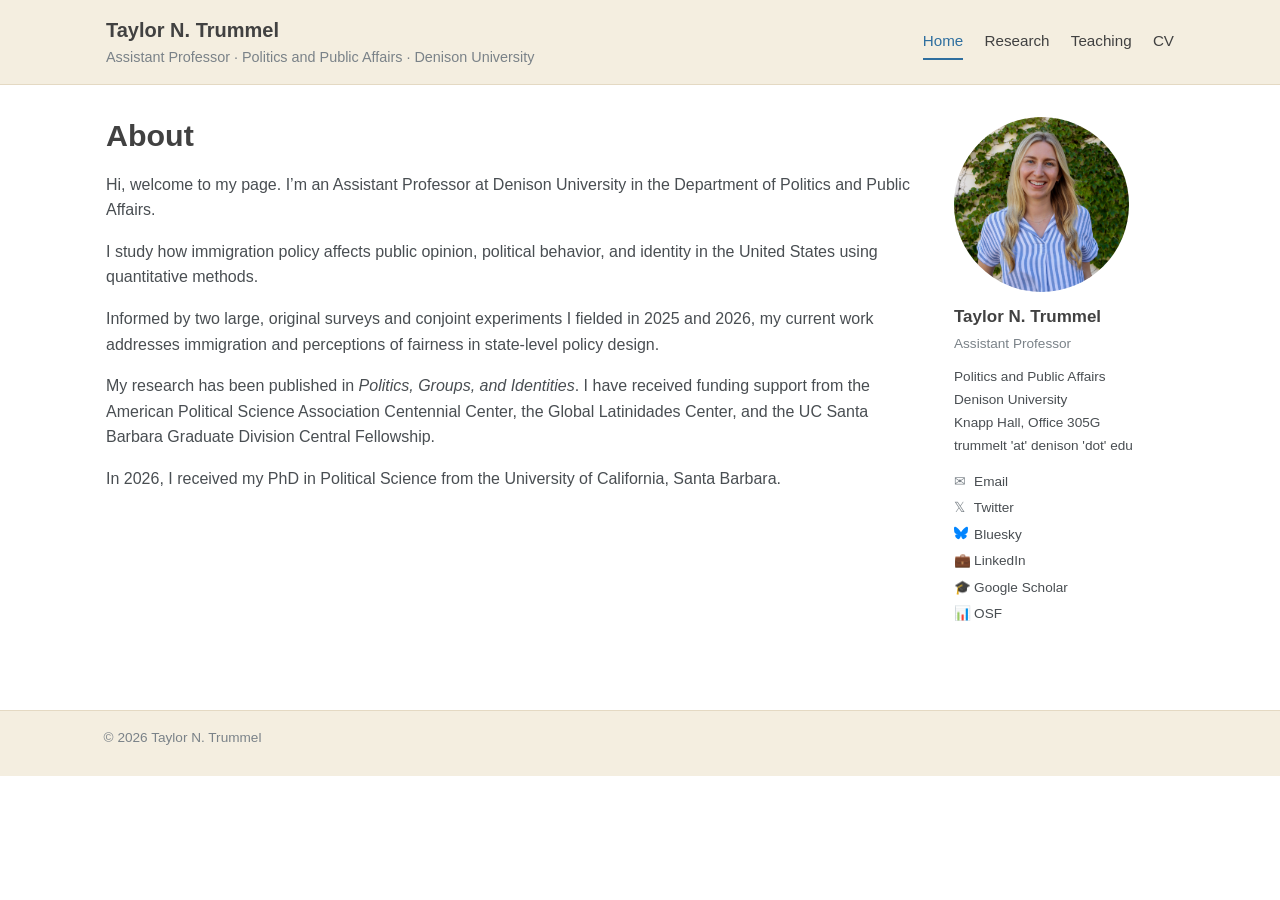
<file: index.html>
<!DOCTYPE html>
<html lang="en">
<head>
  <!-- Google tag (gtag.js) -->
<script async src="https://www.googletagmanager.com/gtag/js?id=G-FT30LMZB4N"></script>
<script>
  window.dataLayer = window.dataLayer || [];
  function gtag(){dataLayer.push(arguments);}
  gtag('js', new Date());

  gtag('config', 'G-FT30LMZB4N');
</script>
<meta charset="utf-8">
<meta name="viewport" content="width=device-width, initial-scale=1">
<title>Taylor N. Trummel</title>
<meta name="description" content="Taylor N. Trummel is an Assistant Professor of Politics and Public Affairs at Denison University studying immigration policy, public opinion, and political behavior.">
<link rel="stylesheet" href="style.css">
</head>
<body>

<header class="masthead">
  <div class="masthead-inner">
    <a class="site-title" href="index.html">Taylor N. Trummel
      <span class="site-subtitle">Assistant Professor &middot; Politics and Public Affairs &middot; Denison University</span>
    </a>
    <nav class="greedy" aria-label="Main">
      <a href="index.html" aria-current="page">Home</a>
      <a href="research.html">Research</a>
      <a href="teaching.html">Teaching</a>
      <a href="cv.html">CV</a>
    </nav>
  </div>
</header>

<div class="page-wrap">
  <aside class="sidebar">
    <img class="author-avatar" src="profile.jpg" alt="Taylor N. Trummel" onerror="this.style.display='none'">
    <p class="author-name">Taylor N. Trummel</p>
    <p class="author-bio">Assistant Professor</p>
    <p class="author-detail">Politics and Public Affairs</p>
    <p class="author-detail">Denison University</p>
    <p class="author-detail">Knapp Hall, Office 305G</p>
    <p class="author-detail">trummelt 'at' denison 'dot' edu</p>
    <ul class="author-links">
      <li><span class="icon">&#9993;</span> <a href="mailto:trummelt@denison.edu">Email</a></li>
      <li><span class="icon">&#120143;</span> <a href="https://twitter.com/tntrummel">Twitter</a></li>
      <li><span class="icon"><svg viewBox="0 0 24 24" width="14" height="14" fill="#0285FF" aria-hidden="true" style="vertical-align:-0.1em"><path d="M12 10.8c-1.087-2.114-4.046-6.053-6.798-7.995C2.566.944 1.561 1.266.902 1.565.139 1.908 0 3.08 0 3.768c0 .69.378 5.65.624 6.479.815 2.736 3.713 3.66 6.383 3.364.136-.02.275-.039.415-.056-.138.022-.276.04-.415.056-3.912.58-7.387 2.005-2.83 7.078 5.013 5.19 6.87-1.113 7.823-4.308.953 3.195 2.05 9.271 7.733 4.308 4.267-4.308 1.172-6.498-2.74-7.078a8.741 8.741 0 0 1-.415-.056c.14.017.279.036.415.056 2.67.297 5.568-.628 6.383-3.364.246-.828.624-5.79.624-6.478 0-.69-.139-1.861-.902-2.206-.659-.298-1.664-.62-4.3 1.24C16.046 4.748 13.087 8.687 12 10.8Z"/></svg></span> <a href="https://bsky.app/profile/tntrummel.bsky.social">Bluesky</a></li>
      <li><span class="icon">&#128188;</span> <a href="https://www.linkedin.com/in/taylortrummel">LinkedIn</a></li>
      <li><span class="icon">&#127891;</span> <a href="https://scholar.google.com/citations?hl=en&amp;user=2SobN2UAAAAJ">Google Scholar</a></li>
      <li><span class="icon">&#128202;</span> <a href="https://osf.io/j8yth/">OSF</a></li>
    </ul>
  </aside>

  <main class="content">
    <h1>About</h1>
    <p>Hi, welcome to my page. I&rsquo;m an Assistant Professor at Denison University in the Department of Politics and Public Affairs.</p>
    <p>I study how immigration policy affects public opinion, political behavior, and identity in the United States using quantitative methods.</p>
    <p>Informed by two large, original surveys and conjoint experiments I fielded in 2025 and 2026, my current work addresses immigration and perceptions of fairness in state-level policy design.</p>
    <p>My research has been published in <em>Politics, Groups, and Identities</em>. I have received funding support from the American Political Science Association Centennial Center, the Global Latinidades Center, and the UC Santa Barbara Graduate Division Central Fellowship.</p>
    <p>In 2026, I received my PhD in Political Science from the University of California, Santa Barbara.</p>
  </main>
</div>

<footer class="page-footer">
  <div class="page-footer-inner">&copy; 2026 Taylor N. Trummel</div>
</footer>

</body>
</html>
</file>
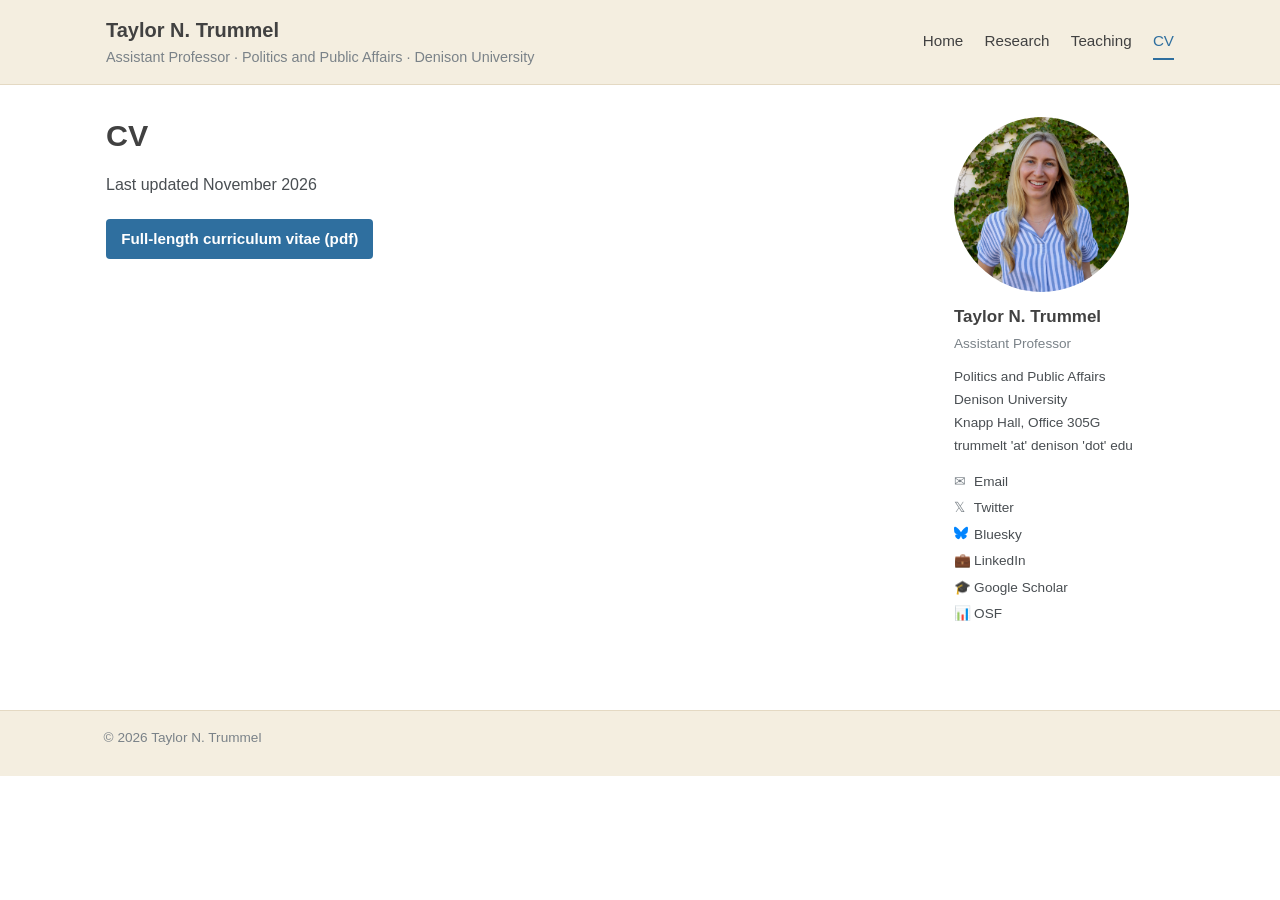
<file: cv.html>
<!DOCTYPE html>
<html lang="en">
<head>
  <!-- Google tag (gtag.js) -->
<script async src="https://www.googletagmanager.com/gtag/js?id=G-FT30LMZB4N"></script>
<script>
  window.dataLayer = window.dataLayer || [];
  function gtag(){dataLayer.push(arguments);}
  gtag('js', new Date());

  gtag('config', 'G-FT30LMZB4N');
</script>
<meta charset="utf-8">
<meta name="viewport" content="width=device-width, initial-scale=1">
<title>CV | Taylor N. Trummel</title>
<meta name="description" content="Curriculum vitae of Taylor N. Trummel.">
<link rel="stylesheet" href="style.css">
</head>
<body>

<header class="masthead">
  <div class="masthead-inner">
    <a class="site-title" href="index.html">Taylor N. Trummel
      <span class="site-subtitle">Assistant Professor &middot; Politics and Public Affairs &middot; Denison University</span>
    </a>
    <nav class="greedy" aria-label="Main">
      <a href="index.html">Home</a>
      <a href="research.html">Research</a>
      <a href="teaching.html">Teaching</a>
      <a href="cv.html" aria-current="page">CV</a>
    </nav>
  </div>
</header>

<div class="page-wrap">
  <aside class="sidebar">
    <img class="author-avatar" src="profile.jpg" alt="Taylor N. Trummel" onerror="this.style.display='none'">
    <p class="author-name">Taylor N. Trummel</p>
    <p class="author-bio">Assistant Professor</p>
    <p class="author-detail">Politics and Public Affairs</p>
    <p class="author-detail">Denison University</p>
    <p class="author-detail">Knapp Hall, Office 305G</p>
    <p class="author-detail">trummelt 'at' denison 'dot' edu</p>
    <ul class="author-links">
      <li><span class="icon">&#9993;</span> <a href="mailto:trummelt@denison.edu">Email</a></li>
      <li><span class="icon">&#120143;</span> <a href="https://twitter.com/tntrummel">Twitter</a></li>
      <li><span class="icon"><svg viewBox="0 0 24 24" width="14" height="14" fill="#0285FF" aria-hidden="true" style="vertical-align:-0.1em"><path d="M12 10.8c-1.087-2.114-4.046-6.053-6.798-7.995C2.566.944 1.561 1.266.902 1.565.139 1.908 0 3.08 0 3.768c0 .69.378 5.65.624 6.479.815 2.736 3.713 3.66 6.383 3.364.136-.02.275-.039.415-.056-.138.022-.276.04-.415.056-3.912.58-7.387 2.005-2.83 7.078 5.013 5.19 6.87-1.113 7.823-4.308.953 3.195 2.05 9.271 7.733 4.308 4.267-4.308 1.172-6.498-2.74-7.078a8.741 8.741 0 0 1-.415-.056c.14.017.279.036.415.056 2.67.297 5.568-.628 6.383-3.364.246-.828.624-5.79.624-6.478 0-.69-.139-1.861-.902-2.206-.659-.298-1.664-.62-4.3 1.24C16.046 4.748 13.087 8.687 12 10.8Z"/></svg></span> <a href="https://bsky.app/profile/tntrummel.bsky.social">Bluesky</a></li>
      <li><span class="icon">&#128188;</span> <a href="https://www.linkedin.com/in/taylortrummel">LinkedIn</a></li>
      <li><span class="icon">&#127891;</span> <a href="https://scholar.google.com/citations?hl=en&amp;user=2SobN2UAAAAJ">Google Scholar</a></li>
      <li><span class="icon">&#128202;</span> <a href="https://osf.io/j8yth/">OSF</a></li>
    </ul>
  </aside>

  <main class="content">
    <h1>CV</h1>
    <p>Last updated November 2026</p>
    <a class="btn" href="CV_Trummel_1126.pdf">Full-length curriculum vitae (pdf)</a>
  </main>
</div>

<footer class="page-footer">
  <div class="page-footer-inner">&copy; 2026 Taylor N. Trummel</div>
</footer>

</body>
</html>
</file>
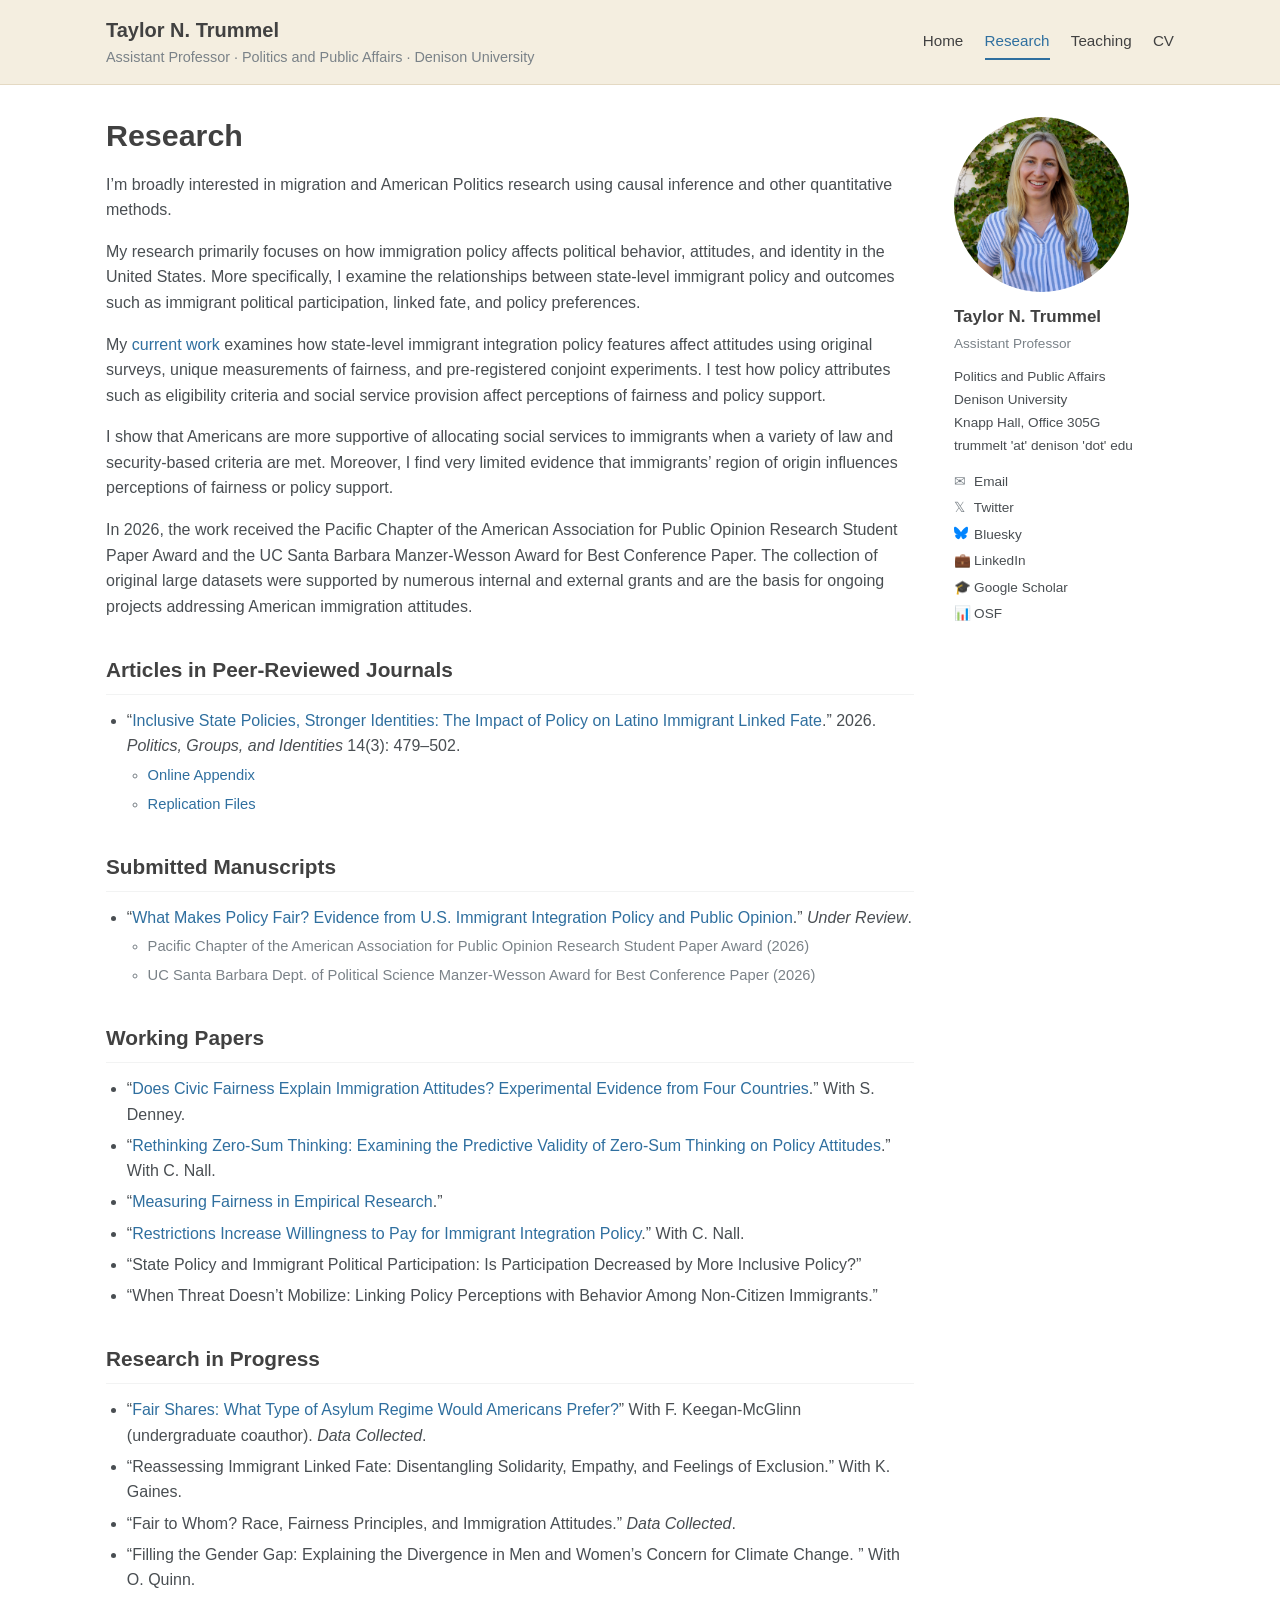
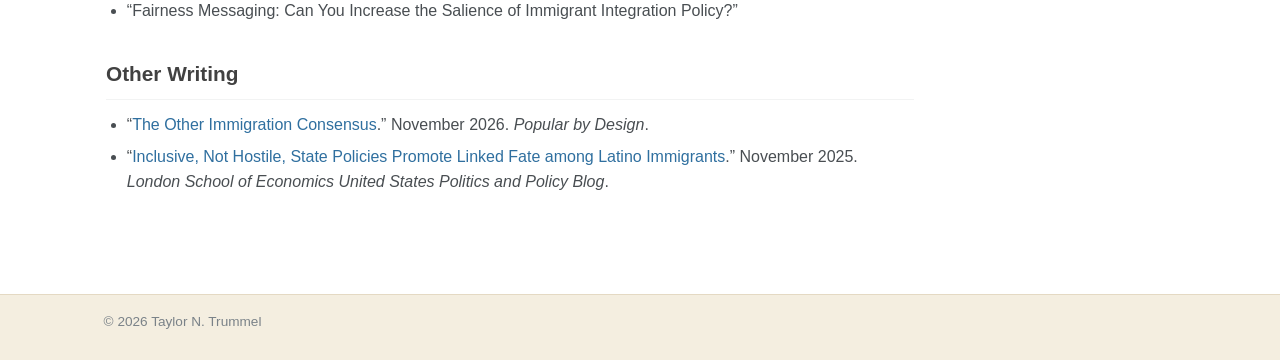
<file: research.html>
<!DOCTYPE html>
<html lang="en">
<head>
<meta charset="utf-8">
<meta name="viewport" content="width=device-width, initial-scale=1">
<title>Research | Taylor N. Trummel</title>
<meta name="description" content="Research on immigration policy, public opinion, fairness, and political behavior in the United States.">
<link rel="stylesheet" href="style.css">
</head>
<body>

<header class="masthead">
  <div class="masthead-inner">
    <a class="site-title" href="index.html">Taylor N. Trummel
      <span class="site-subtitle">Assistant Professor &middot; Politics and Public Affairs &middot; Denison University</span>
    </a>
    <nav class="greedy" aria-label="Main">
      <a href="index.html">Home</a>
      <a href="research.html" aria-current="page">Research</a>
      <a href="teaching.html">Teaching</a>
      <a href="cv.html">CV</a>
    </nav>
  </div>
</header>

<div class="page-wrap">
  <aside class="sidebar">
    <img class="author-avatar" src="profile.jpg" alt="Taylor N. Trummel" onerror="this.style.display='none'">
    <p class="author-name">Taylor N. Trummel</p>
    <p class="author-bio">Assistant Professor</p>
    <p class="author-detail">Politics and Public Affairs</p>
    <p class="author-detail">Denison University</p>
    <p class="author-detail">Knapp Hall, Office 305G</p>
    <p class="author-detail">trummelt 'at' denison 'dot' edu</p>
    <ul class="author-links">
      <li><span class="icon">&#9993;</span> <a href="mailto:trummelt@denison.edu">Email</a></li>
      <li><span class="icon">&#120143;</span> <a href="https://twitter.com/tntrummel">Twitter</a></li>
      <li><span class="icon"><svg viewBox="0 0 24 24" width="14" height="14" fill="#0285FF" aria-hidden="true" style="vertical-align:-0.1em"><path d="M12 10.8c-1.087-2.114-4.046-6.053-6.798-7.995C2.566.944 1.561 1.266.902 1.565.139 1.908 0 3.08 0 3.768c0 .69.378 5.65.624 6.479.815 2.736 3.713 3.66 6.383 3.364.136-.02.275-.039.415-.056-.138.022-.276.04-.415.056-3.912.58-7.387 2.005-2.830 7.078 5.013 5.19 6.870-1.113 7.823-4.308.953 3.195 2.050 9.271 7.733 4.308 4.267-4.308 1.172-6.498-2.740-7.078a8.741 8.741 0 0 1-.415-.056c.14.017.279.036.415.056 2.670.297 5.568-.628 6.383-3.364.246-.828.624-5.790.624-6.478 0-.69-.139-1.861-.902-2.206-.659-.298-1.664-.62-4.300 1.240C16.046 4.748 13.087 8.687 12 10.8Z"/></svg></span> <a href="https://bsky.app/profile/tntrummel.bsky.social">Bluesky</a></li>
      <li><span class="icon">&#128188;</span> <a href="https://www.linkedin.com/in/taylortrummel">LinkedIn</a></li>
      <li><span class="icon">&#127891;</span> <a href="https://scholar.google.com/citations?hl=en&amp;user=2SobN2UAAAAJ">Google Scholar</a></li>
      <li><span class="icon">&#128202;</span> <a href="https://osf.io/j8yth/">OSF</a></li>
    </ul>
  </aside>

  <main class="content">
    <h1>Research</h1>
    <p>I&rsquo;m broadly interested in migration and American Politics research using causal inference and other quantitative methods.</p>
    <p>My research primarily focuses on how immigration policy affects political behavior, attitudes, and identity in the United States. More specifically, I examine the relationships between state-level immigrant policy and outcomes such as immigrant political participation, linked fate, and policy preferences.</p>
    <p>My <a href="https://osf.io/preprints/socarxiv/6exp4_v1">current work</a> examines how state-level immigrant integration policy features affect attitudes using original surveys, unique measurements of fairness, and pre-registered conjoint experiments. I test how policy attributes such as eligibility criteria and social service provision affect perceptions of fairness and policy support.</p>
    <p>I show that Americans are more supportive of allocating social services to immigrants when a variety of law and security-based criteria are met. Moreover, I find very limited evidence that immigrants&rsquo; region of origin influences perceptions of fairness or policy support.</p>
    <p>In 2026, the work received the Pacific Chapter of the American Association for Public Opinion Research Student Paper Award and the UC Santa Barbara Manzer-Wesson Award for Best Conference Paper. The collection of original large datasets were supported by numerous internal and external grants and are the basis for ongoing projects addressing American immigration attitudes.</p>

    <h2>Articles in Peer-Reviewed Journals</h2>
    <ul>
      <li>&ldquo;<a href="https://www.tandfonline.com/doi/epdf/10.1080/21565503.2025.2530949?needAccess=true">Inclusive State Policies, Stronger Identities: The Impact of Policy on Latino Immigrant Linked Fate</a>.&rdquo; 2026. <em>Politics, Groups, and Identities</em> 14(3): 479&ndash;502.
        <ul>
          <li><a href="https://www.tandfonline.com/action/downloadSupplement?doi=10.1080%2F21565503.2025.2530949&amp;file=rpgi_a_2530949_sm6703.pdf">Online Appendix</a></li>
          <li><a href="immigrant-linked-fate-replication-files.zip">Replication Files</a></li>
        </ul>
      </li>
    </ul>

    <h2>Submitted Manuscripts</h2>
    <ul>
      <li>&ldquo;<a href="https://osf.io/preprints/socarxiv/6exp4_v1">What Makes Policy Fair? Evidence from U.S. Immigrant Integration Policy and Public Opinion</a>.&rdquo; <em>Under Review</em>.
        <ul>
          <li>Pacific Chapter of the American Association for Public Opinion Research Student Paper Award (2026)</li>
          <li>UC Santa Barbara Dept. of Political Science Manzer-Wesson Award for Best Conference Paper (2026)</li>
        </ul>
      </li>
    </ul>

    <h2>Working Papers</h2>
    <ul>
      <li>&ldquo;<a href="https://github.com/scdenney/immigration-backlash-study">Does Civic Fairness Explain Immigration Attitudes? Experimental Evidence from Four Countries</a>.&rdquo; With S. Denney.</li>
      <li>&ldquo;<a href="https://osf.io/4wdv6/overview">Rethinking Zero-Sum Thinking: Examining the Predictive Validity of Zero-Sum Thinking on Policy Attitudes</a>.&rdquo; With C. Nall.</li>
      <li>&ldquo;<a href="https://escholarship.org/uc/item/0rz3j4gk#page=18">Measuring Fairness in Empirical Research</a>.&rdquo;</li>
      <li>&ldquo;<a href="https://escholarship.org/uc/item/0rz3j4gk#page=99">Restrictions Increase Willingness to Pay for Immigrant Integration Policy</a>.&rdquo; With C. Nall.</li>
      <li>&ldquo;State Policy and Immigrant Political Participation: Is Participation Decreased by More Inclusive Policy?&rdquo;</li>
      <li>&ldquo;When Threat Doesn&rsquo;t Mobilize: Linking Policy Perceptions with Behavior Among Non-Citizen Immigrants.&rdquo;</li>
    </ul>

    <h2>Research in Progress</h2>
    <ul>
      <li>&ldquo;<a href="https://osf.io/fm7th/files/w9yjm">Fair Shares: What Type of Asylum Regime Would Americans Prefer?</a>&rdquo; With F. Keegan-McGlinn (undergraduate coauthor). <em>Data Collected</em>.</li>
      <li>&ldquo;Reassessing Immigrant Linked Fate:  Disentangling Solidarity, Empathy, and Feelings of Exclusion.&rdquo; With K. Gaines.</li>
      <li>&ldquo;Fair to Whom? Race, Fairness Principles, and Immigration Attitudes.&rdquo; <em>Data Collected</em>.</li>
      <li>&ldquo;Filling the Gender Gap: Explaining the Divergence in Men and Women’s Concern for Climate Change. &rdquo; With O. Quinn.</li>
      <li>&ldquo;Fairness Messaging: Can You Increase the Salience of Immigrant Integration Policy?&rdquo;</li>
    </ul>

    <h2>Other Writing</h2>
    <ul>
      <li>&ldquo;<a href="https://www.popularbydesign.org/p/the-other-immigration-consensus">The Other Immigration Consensus</a>.&rdquo; November 2026. <em>Popular by Design</em>.</li>
      <li>&ldquo;<a href="https://blogs.lse.ac.uk/usappblog/2025/11/24/inclusive-not-hostile-state-policies-promote-linked-fate-among-latino-immigrants/">Inclusive, Not Hostile, State Policies Promote Linked Fate among Latino Immigrants</a>.&rdquo; November 2025. <em>London School of Economics United States Politics and Policy Blog</em>.</li>
    </ul>
  </main>
</div>

<footer class="page-footer">
  <div class="page-footer-inner">&copy; 2026 Taylor N. Trummel</div>
</footer>

</body>
</html>
</file>
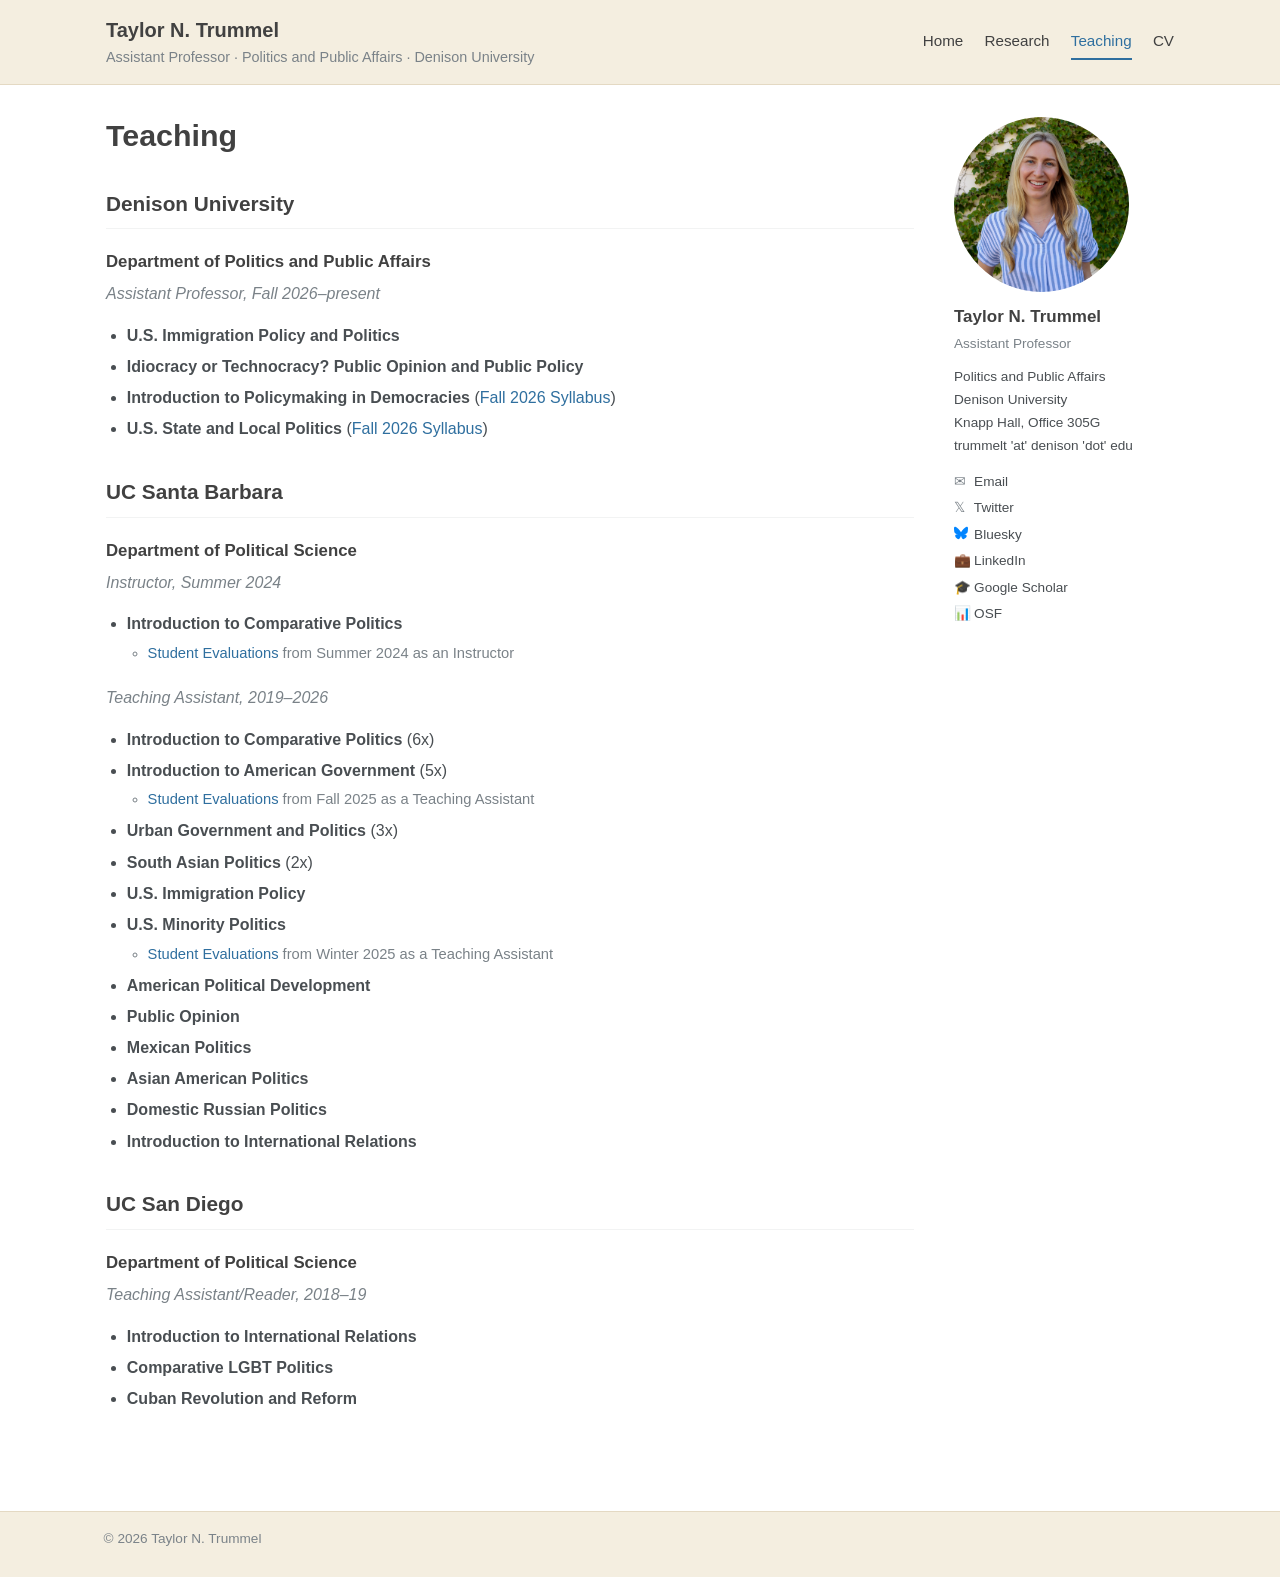
<file: teaching.html>
<!DOCTYPE html>
<html lang="en">
<head>
  <!-- Google tag (gtag.js) -->
<script async src="https://www.googletagmanager.com/gtag/js?id=G-FT30LMZB4N"></script>
<script>
  window.dataLayer = window.dataLayer || [];
  function gtag(){dataLayer.push(arguments);}
  gtag('js', new Date());

  gtag('config', 'G-FT30LMZB4N');
</script>
<meta charset="utf-8">
<meta name="viewport" content="width=device-width, initial-scale=1">
<title>Teaching | Taylor N. Trummel</title>
<meta name="description" content="Teaching experience at Denison University, UC Santa Barbara, and UC San Diego.">
<link rel="stylesheet" href="style.css">
</head>
<body>

<header class="masthead">
  <div class="masthead-inner">
    <a class="site-title" href="index.html">Taylor N. Trummel
      <span class="site-subtitle">Assistant Professor &middot; Politics and Public Affairs &middot; Denison University</span>
    </a>
    <nav class="greedy" aria-label="Main">
      <a href="index.html">Home</a>
      <a href="research.html">Research</a>
      <a href="teaching.html" aria-current="page">Teaching</a>
      <a href="cv.html">CV</a>
    </nav>
  </div>
</header>

<div class="page-wrap">
  <aside class="sidebar">
    <img class="author-avatar" src="profile.jpg" alt="Taylor N. Trummel" onerror="this.style.display='none'">
    <p class="author-name">Taylor N. Trummel</p>
    <p class="author-bio">Assistant Professor</p>
    <p class="author-detail">Politics and Public Affairs</p>
    <p class="author-detail">Denison University</p>
    <p class="author-detail">Knapp Hall, Office 305G</p>
    <p class="author-detail">trummelt 'at' denison 'dot' edu</p>
    <ul class="author-links">
      <li><span class="icon">&#9993;</span> <a href="mailto:trummelt@denison.edu">Email</a></li>
      <li><span class="icon">&#120143;</span> <a href="https://twitter.com/tntrummel">Twitter</a></li>
      <li><span class="icon"><svg viewBox="0 0 24 24" width="14" height="14" fill="#0285FF" aria-hidden="true" style="vertical-align:-0.1em"><path d="M12 10.8c-1.087-2.114-4.046-6.053-6.798-7.995C2.566.944 1.561 1.266.902 1.565.139 1.908 0 3.08 0 3.768c0 .69.378 5.65.624 6.479.815 2.736 3.713 3.66 6.383 3.364.136-.02.275-.039.415-.056-.138.022-.276.04-.415.056-3.912.58-7.387 2.005-2.83 7.078 5.013 5.19 6.87-1.113 7.823-4.308.953 3.195 2.05 9.271 7.733 4.308 4.267-4.308 1.172-6.498-2.74-7.078a8.741 8.741 0 0 1-.415-.056c.14.017.279.036.415.056 2.67.297 5.568-.628 6.383-3.364.246-.828.624-5.79.624-6.478 0-.69-.139-1.861-.902-2.206-.659-.298-1.664-.62-4.3 1.24C16.046 4.748 13.087 8.687 12 10.8Z"/></svg></span> <a href="https://bsky.app/profile/tntrummel.bsky.social">Bluesky</a></li>
      <li><span class="icon">&#128188;</span> <a href="https://www.linkedin.com/in/taylortrummel">LinkedIn</a></li>
      <li><span class="icon">&#127891;</span> <a href="https://scholar.google.com/citations?hl=en&amp;user=2SobN2UAAAAJ">Google Scholar</a></li>
      <li><span class="icon">&#128202;</span> <a href="https://osf.io/j8yth/">OSF</a></li>
    </ul>
  </aside>

  <main class="content">
    <h1>Teaching</h1>

    <h2>Denison University</h2>
    <h3>Department of Politics and Public Affairs</h3>
    <p class="role">Assistant Professor, Fall 2026&ndash;present</p>
    <ul>
      <li><strong>U.S. Immigration Policy and Politics</strong></li>
      <li><strong>Idiocracy or Technocracy? Public Opinion and Public Policy</strong></li>
      <li><strong>Introduction to Policymaking in Democracies</strong> (<a href="Trummel_PPA102_Fall2026_Syllabus.pdf">Fall 2026 Syllabus</a>)</li>
      <li><strong>U.S. State and Local Politics</strong> (<a href="Trummel_PPA319_Fall2026_Syllabus.pdf">Fall 2026 Syllabus</a>)</li>
    </ul>

    <h2>UC Santa Barbara</h2>
    <h3>Department of Political Science</h3>
    <p class="role">Instructor, Summer 2024</p>
    <ul>
      <li><strong>Introduction to Comparative Politics</strong>
        <ul>
          <li><a href="Trummel_Evals_Summer24_Instructor.pdf">Student Evaluations</a> from Summer 2024 as an Instructor</li>
        </ul>
      </li>
    </ul>

    <p class="role">Teaching Assistant, 2019&ndash;2026</p>
    <ul>
      <li><strong>Introduction to Comparative Politics</strong> (6x)</li>
      <li><strong>Introduction to American Government</strong> (5x)
        <ul>
          <li><a href="Trummel_Evals_Fall2025_IntroAmPol.pdf">Student Evaluations</a> from Fall 2025 as a Teaching Assistant</li>
        </ul>
      </li>
      <li><strong>Urban Government and Politics</strong> (3x)</li>
      <li><strong>South Asian Politics</strong> (2x)</li>
      <li><strong>U.S. Immigration Policy</strong></li>
      <li><strong>U.S. Minority Politics</strong>
        <ul>
          <li><a href="Trummel_Evals_Winter25_MinorityPolitics.pdf">Student Evaluations</a> from Winter 2025 as a Teaching Assistant</li>
        </ul>
      </li>
      <li><strong>American Political Development</strong></li>
      <li><strong>Public Opinion</strong></li>
      <li><strong>Mexican Politics</strong></li>
      <li><strong>Asian American Politics</strong></li>
      <li><strong>Domestic Russian Politics</strong></li>
      <li><strong>Introduction to International Relations</strong></li>
    </ul>

    <h2>UC San Diego</h2>
    <h3>Department of Political Science</h3>
    <p class="role">Teaching Assistant/Reader, 2018&ndash;19</p>
    <ul>
      <li><strong>Introduction to International Relations</strong></li>
      <li><strong>Comparative LGBT Politics</strong></li>
      <li><strong>Cuban Revolution and Reform</strong></li>
    </ul>
  </main>
</div>

<footer class="page-footer">
  <div class="page-footer-inner">&copy; 2026 Taylor N. Trummel</div>
</footer>

</body>
</html>
</file>
<file: style.css>
/* Taylor N. Trummel — academicpages-style layout */

:root {
  --text: #494e52;
  --heading: #414141;
  --link: #2f6f9f;
  --link-hover: #205070;
  --border: #f2f3f3;
  --border-dark: #dcdcdc;
  --muted: #7a8288;
  --band: #f4eee0;
  --band-border: #e4d9c3;
  --max: 1100px;
}

* { box-sizing: border-box; }

html { -webkit-text-size-adjust: 100%; }

img { max-width: 100%; height: auto; }

body {
  margin: 0;
  color: var(--text);
  overflow-wrap: break-word;
  background: #ffffff;
  font-family: -apple-system, BlinkMacSystemFont, "Segoe UI", Roboto, "Helvetica Neue", Arial, sans-serif;
  font-size: 1em;
  line-height: 1.6;
}

a { color: var(--link); text-decoration: none; }
a:hover { color: var(--link-hover); text-decoration: underline; }
a:focus-visible { outline: 2px solid var(--link); outline-offset: 2px; }

/* ---------- masthead ---------- */

.masthead {
  background: var(--band);
  border-bottom: 1px solid var(--band-border);
}
.masthead-inner {
  max-width: var(--max);
  margin: 0 auto;
  padding: 0.9em 1em;
  display: flex;
  align-items: center;
  justify-content: space-between;
  flex-wrap: wrap;
  gap: 0.4em 1.5em;
}
.site-title {
  font-size: 1.25em;
  font-weight: 700;
  color: var(--heading);
}
.site-title:hover { text-decoration: none; color: var(--link); }
.site-subtitle {
  display: block;
  font-size: 0.72em;
  font-weight: 400;
  color: var(--muted);
}
nav.greedy {
  display: flex;
  flex-wrap: wrap;
  gap: 1.4em;
  font-size: 0.95em;
}
nav.greedy a { color: var(--heading); padding: 0.3em 0; }
nav.greedy a:hover { color: var(--link); text-decoration: none; }
nav.greedy a[aria-current="page"] {
  color: var(--link);
  border-bottom: 2px solid var(--link);
}

/* ---------- layout: sidebar + content ---------- */

.page-wrap {
  max-width: var(--max);
  margin: 0 auto;
  padding: 2em 1em 3em;
  display: grid;
  grid-template-columns: 1fr 220px;
  gap: 2.5em;
  align-items: start;
}

/* content on the left, sidebar on the right (regardless of DOM order) */
.content { order: 1; }
.sidebar {
  order: 2;
  font-size: 0.85em;
  position: sticky;
  top: 1.5em;
}
.author-avatar {
  width: 175px;
  max-width: 100%;
  border-radius: 50%;
  display: block;
  margin-bottom: 0.8em;
}
.author-name {
  font-size: 1.25em;
  font-weight: 700;
  color: var(--heading);
  margin: 0 0 0.2em;
}
.author-bio { color: var(--muted); margin: 0 0 0.8em; }
.author-detail { margin: 0.1em 0; color: var(--text); }
.author-links {
  list-style: none;
  margin: 1em 0 0;
  padding: 0;
}
.author-links li { margin: 0.35em 0; }
.author-links a { color: var(--text); }
.author-links a:hover { color: var(--link); }
.author-links .icon {
  display: inline-block;
  width: 1.2em;
  color: var(--muted);
}

@media (max-width: 760px) {
  /* masthead: title on top, nav wrapping below */
  .masthead-inner {
    flex-direction: column;
    align-items: flex-start;
    gap: 0.5em;
  }
  nav.greedy { gap: 0.9em 1.3em; }

  /* stack into one column: content first, sidebar at the bottom */
  .page-wrap {
    grid-template-columns: 1fr;
    gap: 1.6em;
    padding: 1.5em 1.2em 2.5em;
  }
  .content { order: 1; }
  .content h1 { margin-top: 0; }
  .sidebar {
    order: 2;
    position: static;
    padding-top: 1.4em;
    border-top: 1px solid var(--border-dark);
  }
  .author-avatar { width: 130px; }
}

/* ---------- content ---------- */

.content h1 {
  font-size: 1.9em;
  color: var(--heading);
  margin: 0 0 0.6em;
  line-height: 1.2;
}
.content h2 {
  font-size: 1.3em;
  color: var(--heading);
  margin: 1.6em 0 0.6em;
  padding-bottom: 0.4em;
  border-bottom: 1px solid var(--border);
}
.content h3 {
  font-size: 1.05em;
  color: var(--heading);
  margin: 1.2em 0 0.3em;
}
.content p { margin: 0 0 1em; }
.content ul { margin: 0 0 1.2em; padding-left: 1.3em; }
.content li { margin: 0.35em 0; }
.content li ul { margin: 0.2em 0 0.4em; }
.content li ul li { font-size: 0.92em; color: var(--muted); }
.role { font-style: italic; color: var(--muted); margin: 0.2em 0 0.5em; }

.btn {
  display: inline-block;
  background: var(--link);
  color: #ffffff;
  font-weight: 600;
  font-size: 0.95em;
  padding: 0.5em 1em;
  border-radius: 4px;
  margin: 0.4em 0 1em;
}
.btn:hover { background: var(--link-hover); color: #ffffff; text-decoration: none; }

/* ---------- footer ---------- */

.page-footer {
  background: var(--band);
  border-top: 1px solid var(--band-border);
  margin-top: 2em;
}
.page-footer-inner {
  max-width: var(--max);
  margin: 0 auto;
  padding: 1.2em 1em 2em;
  font-size: 0.85em;
  color: var(--muted);
}
</file>
